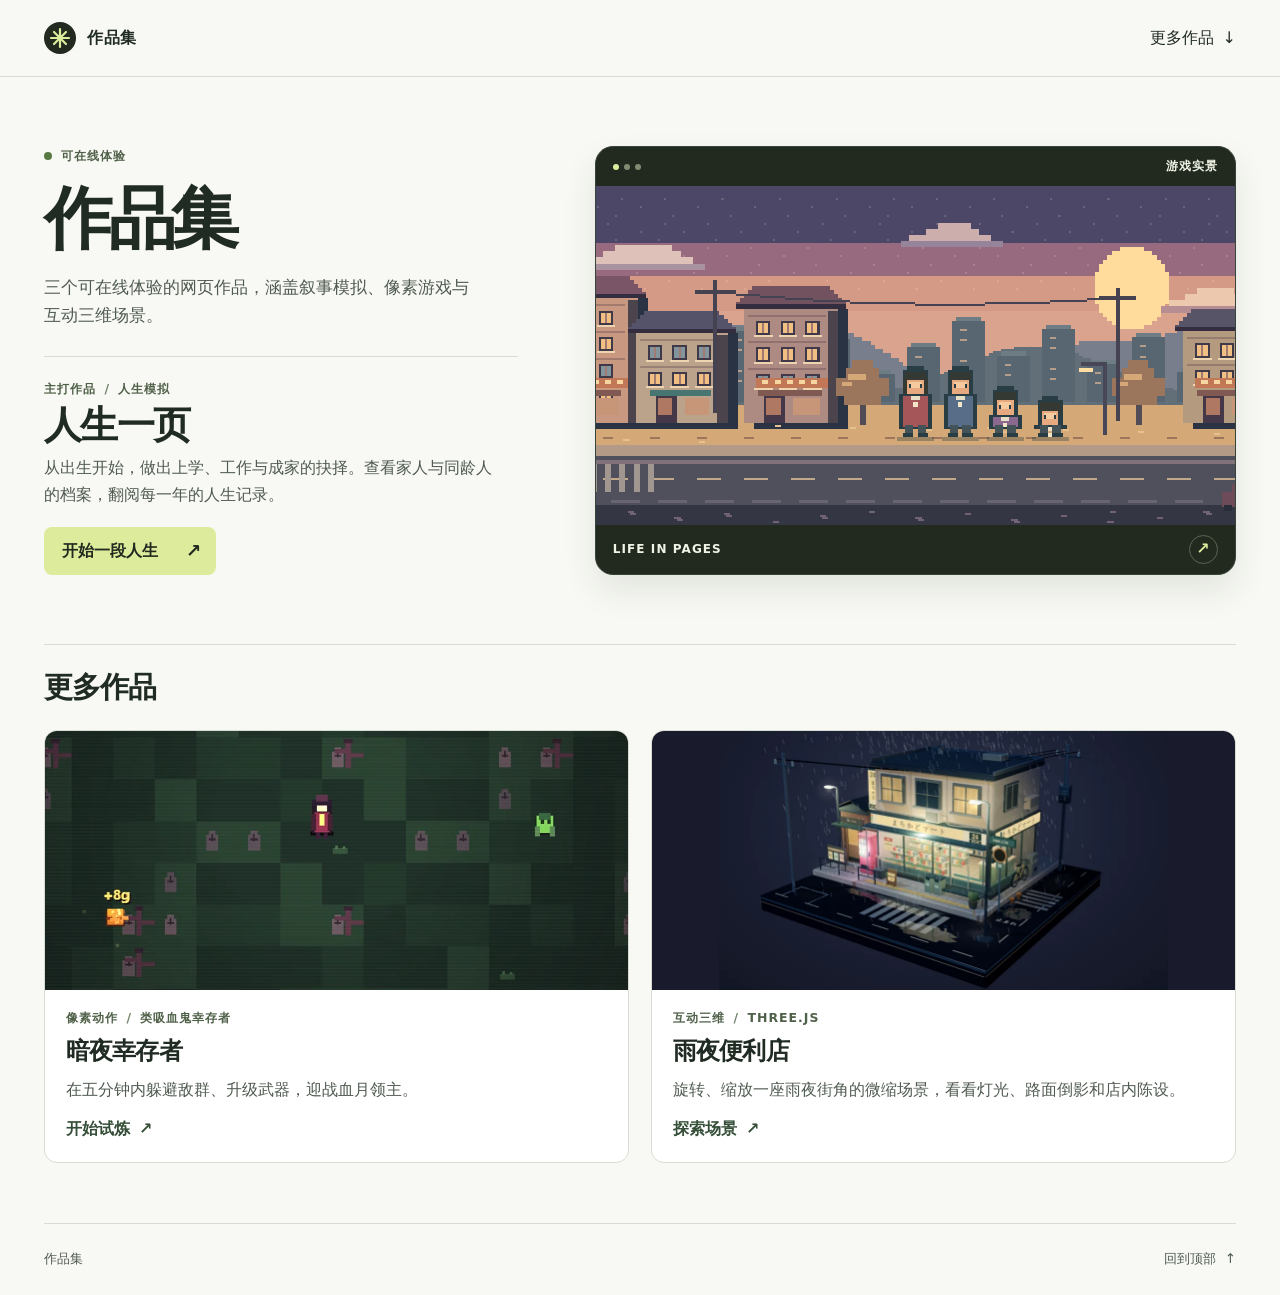
<file: index.html>
<!doctype html>
<html lang="zh-CN">
<head>
  <meta charset="utf-8">
  <meta name="viewport" content="width=device-width, initial-scale=1">
  <meta name="description" content="个人作品集。在线体验人生一页、暗夜幸存者与雨夜便利店三个互动作品。">
  <meta name="theme-color" content="#f8f9f4">
  <title>作品集</title>
  <link rel="icon" href="./assets/mark.svg" type="image/svg+xml">
  <link rel="stylesheet" href="./assets/portfolio.css?v=3">
</head>
<body>
  <header class="site-header" id="top">
    <div class="shell header-inner">
      <a class="brand" href="./"><img src="./assets/mark.svg" alt="" width="32" height="32"> 作品集</a>
      <nav aria-label="项目导航">
        <a href="#more-title">更多作品 <span aria-hidden="true">↓</span></a>
      </nav>
    </div>
  </header>

  <main class="shell">
    <section class="showcase" aria-labelledby="portfolio-title">
      <div class="showcase-copy">
        <p class="eyebrow"><span class="status-dot" aria-hidden="true"></span> 可在线体验</p>
        <h1 id="portfolio-title">作品集</h1>
        <p class="lead">三个可在线体验的网页作品，涵盖叙事模拟、像素游戏与互动三维场景。</p>

        <article class="featured" aria-labelledby="life-title">
          <p class="project-type">主打作品 <span aria-hidden="true">/</span> 人生模拟</p>
          <h2 id="life-title">人生一页</h2>
          <p>从出生开始，做出上学、工作与成家的抉择。查看家人与同龄人的档案，翻阅每一年的人生记录。</p>
          <a class="primary-action" href="./life/" aria-label="试玩人生一页">开始一段人生 <span aria-hidden="true">↗</span></a>
        </article>
      </div>

      <a class="feature-art" href="./life/" aria-label="进入人生一页游戏">
        <div class="feature-art-top"><span class="preview-dots" aria-hidden="true"><i></i><i></i><i></i></span><span>游戏实景</span></div>
        <img src="./assets/life.webp" width="1200" height="498" alt="傍晚的像素街道上，一家人站在亮灯的楼房前" fetchpriority="high">
        <div class="feature-art-bottom"><span>LIFE IN PAGES</span><span class="image-arrow" aria-hidden="true">↗</span></div>
      </a>
    </section>

    <section class="more-projects" aria-labelledby="more-title">
      <div class="section-heading">
        <h2 id="more-title">更多作品</h2>
      </div>
      <div class="project-grid">
        <article class="project" aria-labelledby="survival-title">
          <a class="project-link" href="./game/">
            <div class="project-art survival-art">
              <img src="./assets/survival.webp" alt="暗夜幸存者的像素战斗画面" width="900" height="520" decoding="async">
            </div>
            <div class="project-copy">
              <p class="project-type">像素动作 <span aria-hidden="true">/</span> 类吸血鬼幸存者</p>
              <h3 id="survival-title">暗夜幸存者</h3>
              <p>在五分钟内躲避敌群、升级武器，迎战血月领主。</p>
              <span class="project-action">开始试炼 <span aria-hidden="true">↗</span></span>
            </div>
          </a>
        </article>
        <article class="project" aria-labelledby="konbini-title">
          <a class="project-link" href="./konbini/">
            <div class="project-art konbini-art">
              <img src="./assets/konbini.webp" alt="灯光照亮雨中的日式街角便利店" width="900" height="520" decoding="async">
            </div>
            <div class="project-copy">
              <p class="project-type">互动三维 <span aria-hidden="true">/</span> THREE.JS</p>
              <h3 id="konbini-title">雨夜便利店</h3>
              <p>旋转、缩放一座雨夜街角的微缩场景，看看灯光、路面倒影和店内陈设。</p>
              <span class="project-action">探索场景 <span aria-hidden="true">↗</span></span>
            </div>
          </a>
        </article>
      </div>
    </section>
  </main>

  <footer class="shell footer"><span>作品集</span><a href="#top">回到顶部 <span aria-hidden="true">↑</span></a></footer>
</body>
</html>
</file>
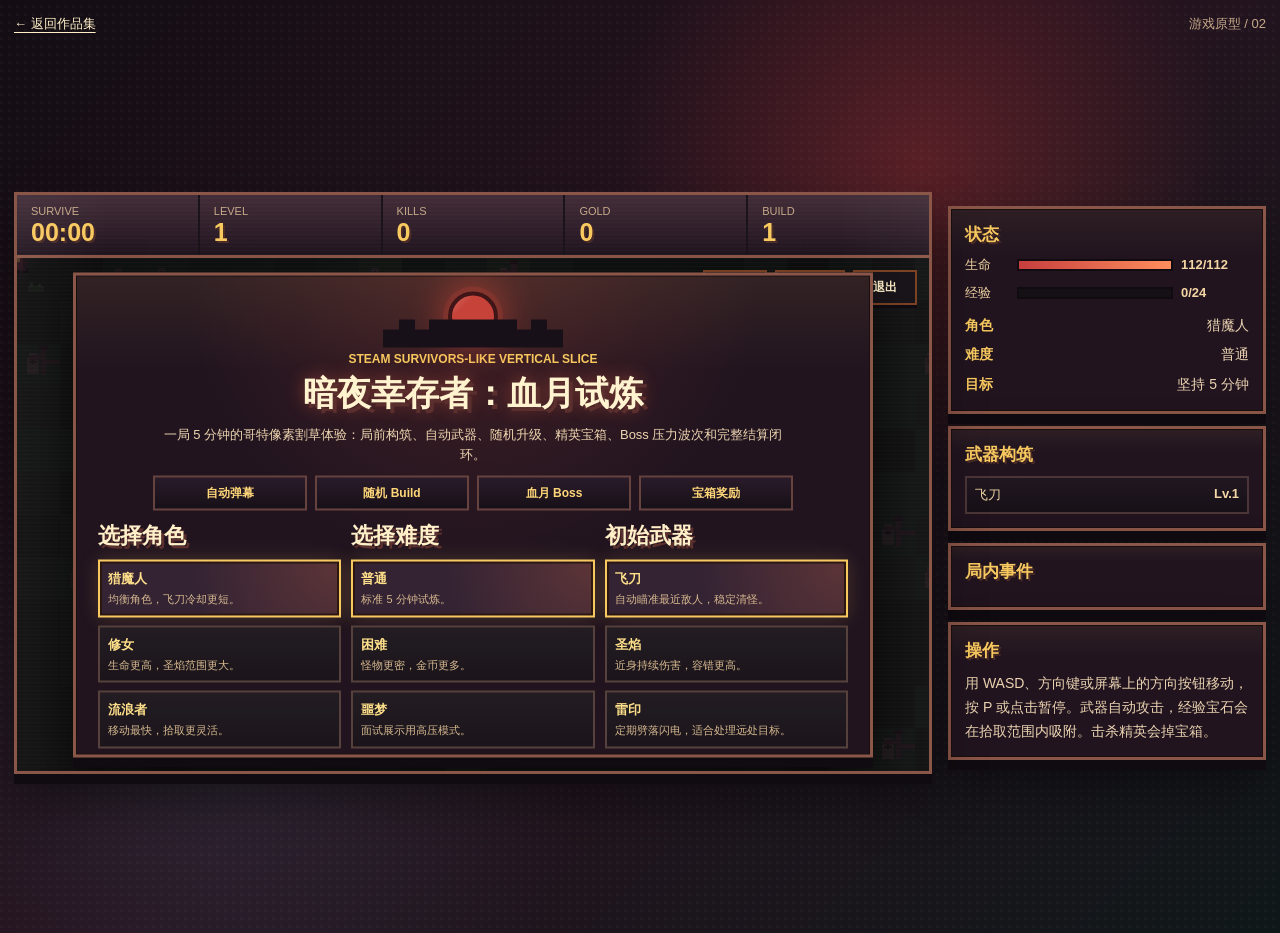
<file: game/index.html>
<!doctype html>
<html lang="zh-CN">
  <head>
    <meta charset="UTF-8" />
    <meta name="viewport" content="width=device-width, initial-scale=1.0" />
    <title>暗夜幸存者：血月试炼</title>
    <link rel="icon" href="../assets/mark.svg" type="image/svg+xml" />
    <link rel="stylesheet" href="./style.css" />
  </head>
  <body>
    <header class="portfolio-bar">
      <a href="../">← 返回作品集</a>
      <span>游戏原型 / 02</span>
    </header>
    <main class="app">
      <section class="game-card">
        <div class="game-topbar">
          <div><span class="label">Survive</span><strong id="timeText">00:00</strong></div>
          <div><span class="label">Level</span><strong id="levelText">1</strong></div>
          <div><span class="label">Kills</span><strong id="killText">0</strong></div>
          <div><span class="label">Gold</span><strong id="goldText">0</strong></div>
          <div><span class="label">Build</span><strong id="powerText">0</strong></div>
        </div>

        <div class="canvas-wrap">
          <canvas id="game" width="1024" height="576" aria-label="暗夜幸存者网页游戏画面"></canvas>

          <div class="game-actions">
            <button id="pauseButton" type="button">暂停</button>
            <button id="soundButton" type="button">音效：开</button>
            <button id="exitButton" type="button">退出</button>
          </div>

          <div id="bossBar" class="boss-bar hidden">
            <span id="bossName">血月领主</span>
            <div><i id="bossHp"></i></div>
          </div>

          <section id="startPanel" class="modal menu-panel">
            <div class="title-scene" aria-hidden="true">
              <span class="blood-moon"></span>
              <span class="castle-shape"></span>
            </div>
            <p class="eyebrow">Steam Survivors-like Vertical Slice</p>
            <h1>暗夜幸存者：血月试炼</h1>
            <p class="intro">一局 5 分钟的哥特像素割草体验：局前构筑、自动武器、随机升级、精英宝箱、Boss 压力波次和完整结算闭环。</p>
            <div class="feature-row">
              <span>自动弹幕</span>
              <span>随机 Build</span>
              <span>血月 Boss</span>
              <span>宝箱奖励</span>
            </div>

            <div class="select-grid">
              <div>
                <h2>选择角色</h2>
                <div id="characterOptions" class="option-grid"></div>
              </div>
              <div>
                <h2>选择难度</h2>
                <div id="difficultyOptions" class="option-grid"></div>
              </div>
              <div>
                <h2>初始武器</h2>
                <div id="weaponOptions" class="option-grid"></div>
              </div>
            </div>

            <button id="startButton" class="primary-button start-cta" type="button">开始试炼</button>
          </section>

          <section id="levelUpPanel" class="modal level-panel hidden">
            <p class="eyebrow">Level Up</p>
            <h2>选择一个强化</h2>
            <div id="upgradeList" class="upgrade-list"></div>
          </section>

          <section id="chestPanel" class="modal chest-panel hidden">
            <p class="eyebrow">Treasure Chest</p>
            <h2>血月宝箱</h2>
            <div id="chestReward" class="reward-card"></div>
            <button id="chestButton" class="primary-button" type="button">收下奖励</button>
          </section>

          <section id="pausePanel" class="modal pause-panel hidden">
            <p class="eyebrow">Paused</p>
            <h2>试炼暂停</h2>
            <p class="intro">按 P 或点击继续返回战斗。当前局可以随时退出回到选择界面。</p>
            <button id="resumeButton" class="primary-button" type="button">继续</button>
          </section>

          <section id="resultPanel" class="modal result-panel hidden">
            <p id="resultEyebrow" class="eyebrow">Result</p>
            <h2 id="resultTitle">结算</h2>
            <div id="resultStats" class="result-stats"></div>
            <button id="againButton" class="primary-button" type="button">重新选择</button>
          </section>
        </div>
        <div class="touch-controls" aria-label="触屏移动">
          <button data-direction="ArrowLeft" type="button" aria-label="向左移动">←</button>
          <button data-direction="ArrowUp" type="button" aria-label="向上移动">↑</button>
          <button data-direction="ArrowDown" type="button" aria-label="向下移动">↓</button>
          <button data-direction="ArrowRight" type="button" aria-label="向右移动">→</button>
        </div>
      </section>

      <aside class="side-panel">
        <section>
          <h2>状态</h2>
          <div class="bar-row"><span>生命</span><div class="meter"><i id="hpBar"></i></div><b id="hpText">100/100</b></div>
          <div class="bar-row"><span>经验</span><div class="meter exp"><i id="xpBar"></i></div><b id="xpText">0/24</b></div>
          <div class="meta-list">
            <p><b>角色</b><span id="sideCharacter">-</span></p>
            <p><b>难度</b><span id="sideDifficulty">-</span></p>
            <p><b>目标</b><span>坚持 5 分钟</span></p>
          </div>
        </section>

        <section>
          <h2>武器构筑</h2>
          <ul id="buildList" class="build-list"></ul>
        </section>

        <section>
          <h2>局内事件</h2>
          <ul id="eventList" class="event-list"></ul>
        </section>

        <section>
          <h2>操作</h2>
          <p>用 WASD、方向键或屏幕上的方向按钮移动，按 P 或点击暂停。武器自动攻击，经验宝石会在拾取范围内吸附。击杀精英会掉宝箱。</p>
        </section>
      </aside>
    </main>

    <script src="./game.js"></script>
  </body>
</html>
</file>
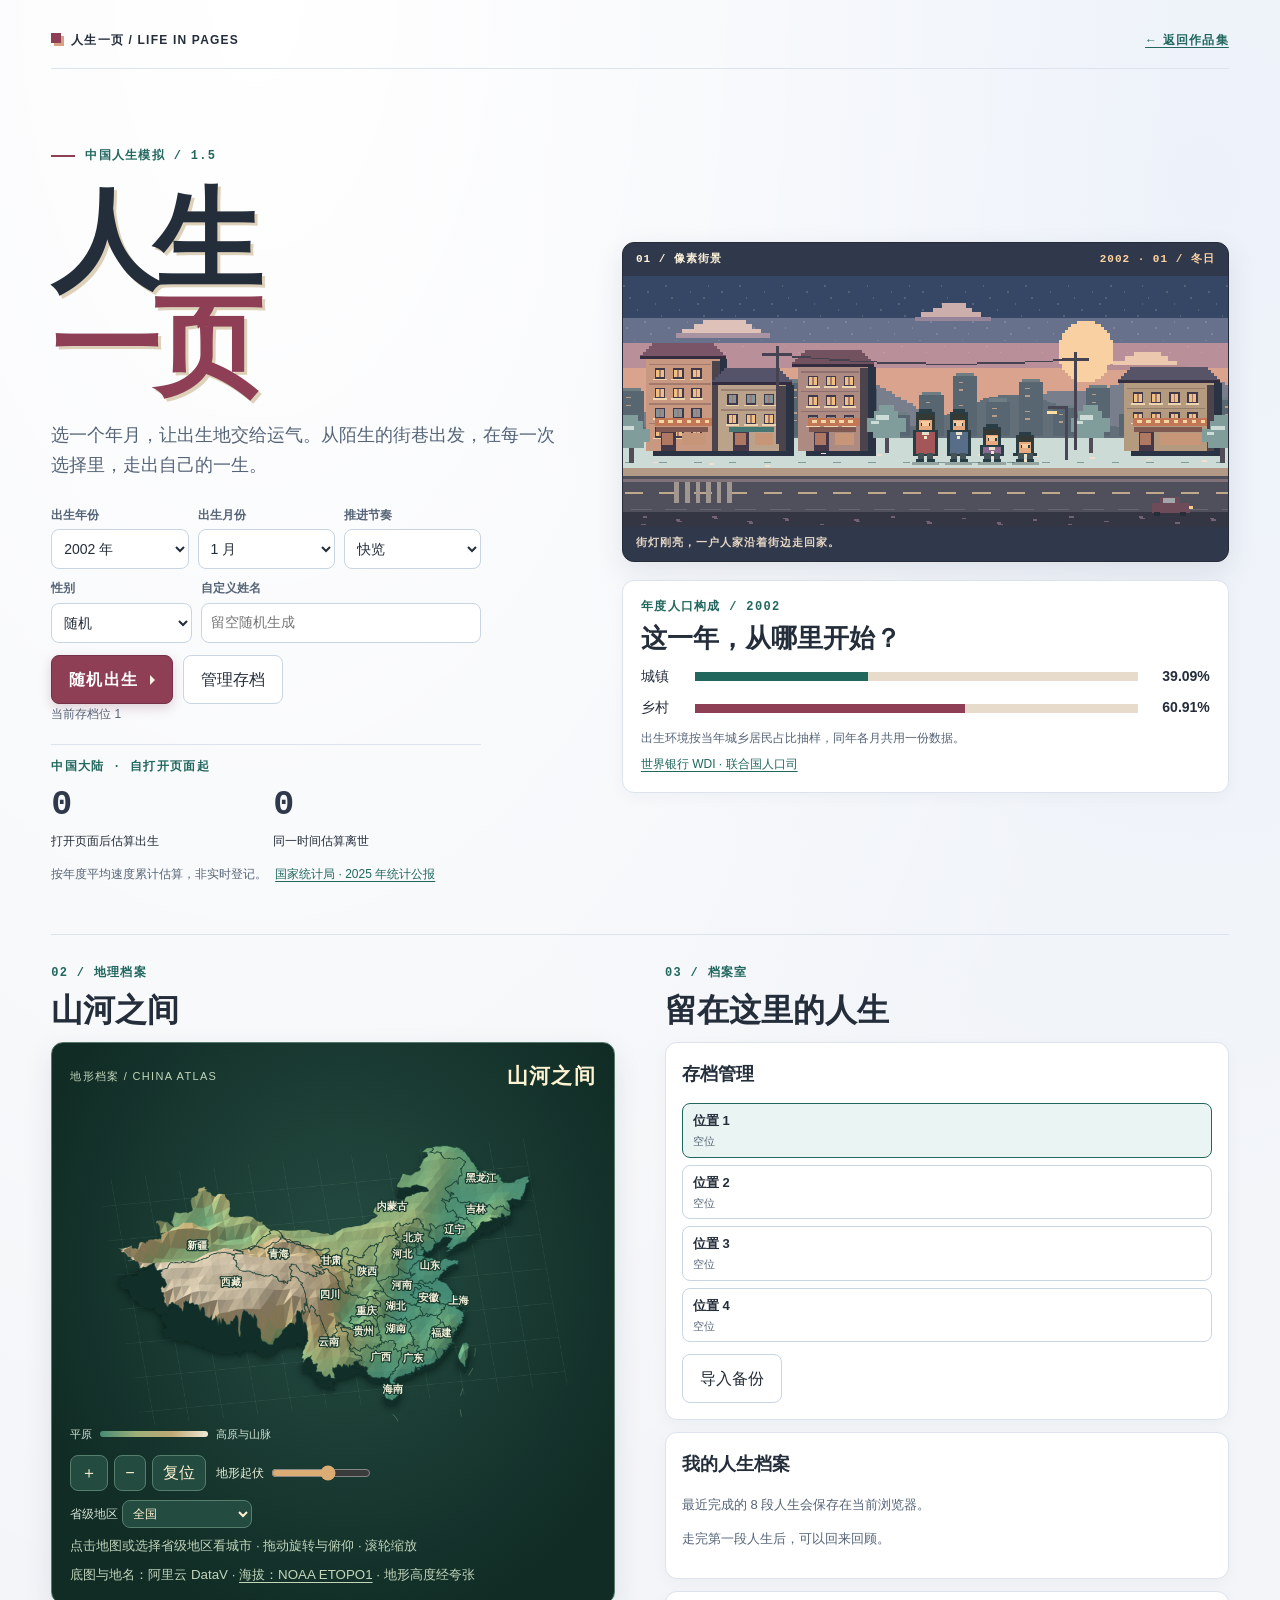
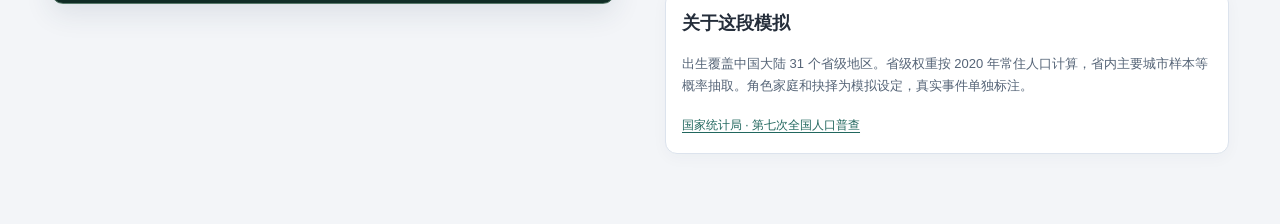
<file: life/index.html>
<!doctype html><html lang="zh-CN"><meta charset="utf-8"><meta name="viewport" content="width=device-width,initial-scale=1"><title>人生一页</title><style>
*{box-sizing:border-box}body{margin:0;background:#f2efe6;color:#252c24;font-family:"Microsoft YaHei",sans-serif;line-height:1.7}main{max-width:1100px;margin:auto;padding:30px 22px}header{display:flex;justify-content:space-between;border-bottom:1px solid #bfc6b6;padding-bottom:18px;color:#566b55;font-size:13px;font-weight:bold;letter-spacing:.1em}h1{font-family:Georgia,serif;font-size:clamp(48px,9vw,92px);line-height:1.1;margin:30px 0 18px}h2{font-size:25px;margin:0 0 14px}p{color:#596257}button,select,textarea{font:inherit}button{border:1px solid #2f4e3c;background:#315643;color:white;padding:10px 17px;border-radius:5px;cursor:pointer}button:hover{background:#466b54}button:disabled{opacity:.5;cursor:default}select,textarea{padding:8px;border:1px solid #a7b2a0;border-radius:4px;background:#fffefa;color:#263a2a}textarea{width:100%;resize:vertical}.muted{background:transparent;color:#355742}.hero{display:grid;grid-template-columns:1fr 1fr;gap:50px;align-items:center;min-height:520px}.art{background:#dbe2d0;border-radius:220px 220px 8px 8px;min-height:400px;position:relative;overflow:hidden}.sun{position:absolute;width:150px;height:150px;border-radius:50%;background:#c7765b;top:70px;left:50%;transform:translateX(-50%)}.hill{position:absolute;bottom:-100px;width:140%;height:250px;border-radius:50%;background:#789179;left:-20%}.hill:after{content:"";position:absolute;top:80px;left:-5%;width:110%;height:200px;border-radius:50%;background:#4e6d57}.eyebrow{font-size:12px;letter-spacing:.16em;color:#a75c4c;font-weight:bold}.card{background:#faf9f3;border:1px solid #d6dccd;border-radius:8px;padding:24px;margin:20px 0}.grid{display:grid;grid-template-columns:minmax(0,2fr) minmax(250px,1fr);gap:22px}.row{display:flex;gap:10px;align-items:center;flex-wrap:wrap}.stats{display:grid;grid-template-columns:1fr 1fr;gap:12px}.stat{padding:12px;background:#eef1e8;border-radius:5px}.stat strong{display:block;font-size:22px}.log{border-left:1px solid #a6b7a2;padding-left:18px;margin:16px 0}.log p{margin:0 0 12px}.choice{display:block;width:100%;text-align:left;margin:9px 0;background:#f5f5ed;color:#294431}.choice small{display:block;color:#677568}.age{font-size:60px;line-height:1;font-family:Georgia,serif}.tag{font-size:12px;letter-spacing:.1em;color:#ad6653}a{color:#315c49}.notice{color:#a34737}.hidden{display:none}@media(max-width:700px){.hero,.grid{grid-template-columns:1fr}.hero{gap:15px}.art{min-height:260px;order:-1}.sun{width:100px;height:100px;top:35px}.card{padding:18px}main{padding:20px 16px}h1{margin:20px 0}}
</style><link rel="stylesheet" href="./ledger.css"><link rel="stylesheet" href="./pixel-theme.css?v=1.5.1"><main><header><span>人生一页 / LIFE IN PAGES</span><a href="../">← 返回作品集</a></header><div id="app"></div></main><script type="module" src="./main.js?v=1.5.2"></script></html>
</file>
<file: assets/portfolio.css>
:root {
  color-scheme: light;
  --paper: #f8f9f4;
  --ink: #202b23;
  --muted: #505b51;
  --line: #d7ddd3;
  --accent: #dcec9c;
  --dark: #22291f;
  font-family: "PingFang SC", "Microsoft YaHei", system-ui, sans-serif;
  line-height: 1.65;
  color: var(--ink);
  background: var(--paper);
}

* { box-sizing: border-box; }
body { margin: 0; }
h1, h2, h3, p { margin: 0; }
a { color: inherit; text-decoration: none; }
img { display: block; max-width: 100%; }
:focus-visible { outline: 3px solid #557641; outline-offset: 5px; }

.shell { width: min(100% - 88px, 1320px); margin-inline: auto; }

.site-header { border-bottom: 1px solid var(--line); }
.header-inner {
  display: flex;
  align-items: center;
  justify-content: space-between;
  gap: 20px;
  min-height: 76px;
}
.brand {
  display: inline-flex;
  align-items: center;
  gap: 11px;
  font-weight: 750;
  letter-spacing: .04em;
}
.header-inner nav a, .footer a { display: inline-flex; align-items: center; gap: 9px; min-height: 44px; }
.header-inner nav a:hover, .footer a:hover { text-decoration: underline; text-underline-offset: 4px; }

.showcase {
  display: grid;
  grid-template-columns: minmax(0, .85fr) minmax(0, 1.15fr);
  align-items: center;
  gap: clamp(30px, 6vw, 92px);
  padding-block: clamp(44px, 5.4vw, 80px);
}
.showcase-copy { max-width: 590px; }
.eyebrow, .project-type {
  color: #506149;
  font-size: .78rem;
  font-weight: 750;
  letter-spacing: .08em;
}
.eyebrow { display: flex; align-items: center; gap: 9px; }
.status-dot { width: 8px; height: 8px; border-radius: 50%; background: #587844; }
h1 {
  margin: 13px 0 18px;
  font-size: clamp(2.7rem, 5.35vw, 5.2rem);
  line-height: 1.12;
  letter-spacing: -.065em;
  font-weight: 850;
}
.lead { max-width: 26em; color: var(--muted); font-size: 1.05rem; }
.featured { margin-top: 26px; padding-top: 22px; border-top: 1px solid var(--line); }
.featured h2 { margin: 2px 0 6px; font-size: clamp(1.85rem, 3vw, 2.55rem); letter-spacing: -.04em; line-height: 1.25; }
.featured h2 + p { max-width: 28em; color: var(--muted); }
.project-type span { margin-inline: .25em; color: #70836b; }

.primary-action {
  display: inline-flex;
  justify-content: space-between;
  align-items: center;
  gap: 28px;
  margin-top: 19px;
  min-height: 48px;
  padding: 8px 15px 8px 18px;
  border-radius: 8px;
  background: var(--accent);
  color: var(--dark);
  font-weight: 750;
  transition: background-color .18s ease;
}
.primary-action:hover { background: #cde47f; }
.primary-action span { font-size: 1.15em; }

.feature-art {
  display: grid;
  grid-template-rows: auto minmax(0, 1fr) auto;
  overflow: hidden;
  align-self: stretch;
  min-height: 405px;
  border: 1px solid #384339;
  border-radius: 18px;
  background: var(--dark);
  color: #f0f4e6;
  box-shadow: 0 16px 34px #22291f19;
}
.feature-art-top, .feature-art-bottom {
  display: flex;
  min-height: 39px;
  justify-content: space-between;
  align-items: center;
  padding-inline: 17px;
  font-size: .75rem;
  font-weight: 650;
  letter-spacing: .09em;
}
.preview-dots { display: inline-flex; gap: 5px; }
.preview-dots i { width: 6px; height: 6px; border-radius: 50%; background: #7f8c72; }
.preview-dots i:first-child { background: var(--accent); }
.feature-art img {
  width: 100%;
  height: 100%;
  min-height: 0;
  object-fit: cover;
  image-rendering: pixelated;
  background: #4b4a60;
}
.feature-art-bottom { min-height: 49px; }
.image-arrow {
  display: grid;
  place-items: center;
  width: 29px;
  height: 29px;
  border: 1px solid #596652;
  border-radius: 50%;
  color: var(--accent);
  font-size: 1rem;
  transition: background-color .18s ease, color .18s ease;
}
.feature-art:hover .image-arrow { background: var(--accent); color: var(--dark); }

.more-projects { padding-bottom: 60px; }
.section-heading { border-top: 1px solid var(--line); padding-block: 18px; }
.section-heading h2 { font-size: clamp(1.3rem, 2.3vw, 1.85rem); letter-spacing: -.035em; }
.project-grid { display: grid; grid-template-columns: repeat(2, minmax(0, 1fr)); gap: 22px; }
.project {
  border: 1px solid var(--line);
  border-radius: 13px;
  background: #fff;
  transition: border-color .18s ease, box-shadow .18s ease;
}
.project:hover { border-color: #a6b39c; box-shadow: 0 7px 20px #22291f10; }
.project-link { display: flex; flex-direction: column; height: 100%; border-radius: inherit; }
.project-art { aspect-ratio: 2.25; overflow: hidden; border-radius: 12px 12px 0 0; }
.survival-art { background: #1c2c25; }
.konbini-art { background: #191b2c; }
.project-art img { width: 100%; height: 100%; object-fit: cover; }
.konbini-art img { object-fit: contain; }
.project-copy { display: flex; flex-direction: column; align-items: flex-start; flex: 1; padding: 18px 21px 20px; }
.project-copy h3 { margin: 3px 0 6px; font-size: 1.5rem; letter-spacing: -.035em; }
.project-copy h3 + p { color: var(--muted); margin-bottom: 12px; }
.project-action { display: inline-flex; gap: 9px; align-items: center; margin-top: auto; color: #354e38; font-weight: 750; }
.project-link:hover .project-action { text-decoration: underline; text-underline-offset: 4px; }

.footer {
  display: flex;
  align-items: center;
  justify-content: space-between;
  gap: 20px;
  min-height: 72px;
  border-top: 1px solid var(--line);
  color: var(--muted);
  font-size: .84rem;
}

@media (max-width: 880px) {
  .shell { width: calc(100% - 48px); }
  .showcase { grid-template-columns: minmax(0, 1fr) minmax(0, 1fr); gap: 26px; }
  .feature-art { min-height: 350px; }
}

@media (max-width: 680px) {
  .shell { width: calc(100% - 36px); }
  .header-inner { min-height: 62px; font-size: .88rem; }
  .brand img { width: 28px; height: 28px; }
  .showcase { grid-template-columns: 1fr; padding-block: 33px 40px; }
  .feature-art { min-height: 0; }
  .feature-art img { aspect-ratio: 1.8; }
  .feature-art-bottom { min-height: 42px; }
  .project-grid { grid-template-columns: 1fr; gap: 16px; }
  .project-art { aspect-ratio: 1.92; }
  .more-projects { padding-bottom: 40px; }
}

@media (prefers-reduced-motion: reduce) {
  *, *::before, *::after { transition: none !important; }
}
</file>
<file: game/style.css>
:root {
  color-scheme: dark;
  --panel: #21141f;
  --panel-2: #362238;
  --line: #8a5647;
  --ink: #fff0c9;
  --muted: #c7a98a;
  --accent: #f8c95f;
  --hot: #ff7a4a;
  --red: #d94f45;
  --green: #72c264;
  --blue: #73aee8;
  --shadow: rgba(0, 0, 0, 0.46);
}

* { box-sizing: border-box; }

body {
  margin: 0;
  min-height: 100vh;
  background:
    linear-gradient(45deg, rgba(255,255,255,.025) 25%, transparent 25%) 0 0 / 8px 8px,
    radial-gradient(circle at 72% 18%, rgba(187, 56, 51, .34), transparent 19rem),
    radial-gradient(circle at 18% 82%, rgba(57, 77, 92, .28), transparent 22rem),
    linear-gradient(135deg, #130d13 0%, #26131f 48%, #0f1719 100%);
  color: var(--ink);
  font-family: "Microsoft YaHei", "PingFang SC", Arial, sans-serif;
}

button { border: 0; cursor: pointer; font: inherit; }

.app {
  display: grid;
  grid-template-columns: minmax(0, 1fr) 318px;
  gap: 16px;
  width: min(1420px, calc(100vw - 28px));
  min-height: 100vh;
  margin: 0 auto;
  padding: 14px 0;
  align-items: center;
}

.game-card,
.side-panel section,
.modal {
  border: 3px solid var(--line);
  background: var(--panel);
  box-shadow: 0 10px 0 #100b10, 0 0 0 1px #1a0d10 inset, 0 24px 48px var(--shadow);
}

.game-card {
  overflow: hidden;
  position: relative;
}

.game-card::before {
  content: "";
  position: absolute;
  inset: 0;
  pointer-events: none;
  background:
    linear-gradient(90deg, rgba(255,255,255,.04), transparent 10%, transparent 90%, rgba(255,255,255,.03)),
    repeating-linear-gradient(0deg, rgba(255,255,255,.018) 0 1px, transparent 1px 4px);
  mix-blend-mode: screen;
  z-index: 2;
}

.game-topbar {
  display: grid;
  grid-template-columns: repeat(5, 1fr);
  gap: 2px;
  border-bottom: 3px solid var(--line);
  background: #1a1219;
}

.game-topbar > div {
  padding: 10px 14px;
  background:
    linear-gradient(180deg, rgba(255, 201, 95, .08), transparent),
    linear-gradient(180deg, #332035, #20141f);
}

.label {
  display: block;
  margin-bottom: 3px;
  color: var(--muted);
  font-size: 11px;
  text-transform: uppercase;
}

.game-topbar strong {
  color: var(--accent);
  font-size: 25px;
  line-height: 1;
  text-shadow: 2px 2px 0 #4b2b25;
}

.canvas-wrap { position: relative; background: #101414; }

canvas {
  display: block;
  width: 100%;
  aspect-ratio: 16 / 9;
  image-rendering: pixelated;
}

.game-actions {
  position: absolute;
  top: 12px;
  right: 12px;
  display: flex;
  gap: 8px;
  z-index: 4;
}

.game-actions button,
.primary-button {
  border: 3px solid #7c4324;
  border-radius: 0;
  background: linear-gradient(180deg, #ffe08a, #d99035);
  color: #24140d;
  font-weight: 800;
  box-shadow: inset 0 -4px 0 rgba(92,46,15,.32), 0 5px 0 #3b2117;
}

.game-actions button {
  min-width: 64px;
  padding: 7px 9px;
  border-width: 2px;
  background: rgba(27,21,27,.92);
  color: var(--ink);
  font-size: 12px;
  box-shadow: 0 3px 0 #100b10;
}

.primary-button { min-width: 168px; padding: 12px 18px; }
.start-cta { padding: 10px 18px; }
button:hover { filter: brightness(1.08); }

.boss-bar {
  position: absolute;
  top: 12px;
  left: 50%;
  width: min(480px, calc(100% - 360px));
  transform: translateX(-50%);
  padding: 8px;
  border: 3px solid #8e403c;
  background: rgba(22, 12, 17, .94);
  text-align: center;
  z-index: 3;
}

.boss-bar span {
  display: block;
  margin-bottom: 5px;
  color: #ffcf6b;
  font-weight: 800;
}

.boss-bar div,
.meter {
  height: 12px;
  border: 2px solid #100b10;
  background: #151014;
}

.boss-bar i,
.meter i {
  display: block;
  width: 100%;
  height: 100%;
  background: linear-gradient(90deg, #c73e3e, #ff8f5d);
}

.meter.exp i { background: linear-gradient(90deg, #2c744a, var(--green)); }

.modal {
  position: absolute;
  inset: 50% auto auto 50%;
  width: min(800px, calc(100% - 48px));
  max-height: calc(100% - 28px);
  overflow: hidden;
  transform: translate(-50%, -50%);
  padding: 18px 22px;
  text-align: center;
  z-index: 5;
  background:
    linear-gradient(180deg, rgba(255, 201, 95, .08), transparent 20%),
    radial-gradient(circle at 50% 0, rgba(255, 99, 71, .16), transparent 18rem),
    var(--panel);
}

.modal h1,
.modal h2 {
  margin: 0 0 12px;
  color: var(--ink);
  line-height: 1.15;
  text-shadow: 3px 3px 0 #5a2f2d;
}

.modal h1 {
  font-size: 34px;
  color: #fff4cf;
  text-shadow: 4px 4px 0 #5a2f2d, 0 0 18px rgba(255, 109, 74, .45);
}
.modal h2 { font-size: 22px; }

.eyebrow {
  margin: 0 0 8px;
  color: var(--accent);
  font-size: 12px;
  font-weight: 800;
  text-transform: uppercase;
}

.intro {
  margin: 0 auto 10px;
  max-width: 620px;
  color: #efd6b1;
  font-size: 13px;
  line-height: 1.6;
}

.title-scene {
  position: relative;
  height: 58px;
  margin: -4px auto 4px;
}

.blood-moon {
  position: absolute;
  left: 50%;
  top: 2px;
  width: 50px;
  height: 50px;
  transform: translateX(-50%);
  border: 4px solid #3f1517;
  border-radius: 50%;
  background:
    linear-gradient(135deg, rgba(255,255,255,.2), transparent 28%),
    #c74238;
  box-shadow: 0 0 0 5px rgba(199,66,56,.18), 0 0 40px rgba(255, 80, 58, .72);
}

.castle-shape {
  position: absolute;
  left: 50%;
  bottom: 0;
  width: 180px;
  height: 28px;
  transform: translateX(-50%);
  background:
    linear-gradient(90deg, transparent 0 16px, #171018 16px 32px, transparent 32px 46px, #171018 46px 134px, transparent 134px 148px, #171018 148px 164px, transparent 164px),
    linear-gradient(#171018, #171018);
  background-size: 100% 14px, 100% 18px;
  background-position: 0 0, 0 10px;
  background-repeat: no-repeat;
}

.feature-row {
  display: grid;
  grid-template-columns: repeat(4, 1fr);
  gap: 8px;
  margin: 10px auto 12px;
  max-width: 640px;
}

.feature-row span {
  padding: 7px 6px;
  border: 2px solid #67433f;
  background: linear-gradient(180deg, #2a1b2a, #171017);
  color: #ffd779;
  font-size: 12px;
  font-weight: 800;
}

.select-grid {
  display: grid;
  grid-template-columns: repeat(3, 1fr);
  gap: 10px;
  margin: 10px 0 12px;
  text-align: left;
}

.option-grid,
.upgrade-list {
  display: grid;
  gap: 8px;
}

.choice-card,
.upgrade-card,
.reward-card {
  width: 100%;
  padding: 8px;
  border: 2px solid #57413c;
  background:
    linear-gradient(180deg, rgba(255,255,255,.035), transparent),
    #1b151b;
  color: #f5d7a7;
  text-align: left;
}

.choice-card strong,
.upgrade-title {
  display: block;
  color: #ffe08a;
  font-size: 13px;
}

.choice-card small,
.upgrade-desc,
.reward-card p {
  display: block;
  margin-top: 4px;
  color: #d7b990;
  font-size: 11px;
  line-height: 1.4;
}

.choice-card.active {
  border-color: var(--accent);
  background:
    radial-gradient(circle at 100% 0, rgba(255, 122, 74, .2), transparent 60%),
    #342333;
  box-shadow: inset 0 0 0 2px #2b1710, 0 0 18px rgba(248, 201, 95, .18);
}

.upgrade-card {
  display: grid;
  grid-template-columns: 38px 1fr auto;
  gap: 10px;
  align-items: center;
  border-color: #7c4324;
  background: linear-gradient(180deg, #ffe08a, #d99035);
  color: #24140d;
}

.upgrade-icon {
  display: grid;
  width: 34px;
  height: 34px;
  place-items: center;
  border: 2px solid #60311c;
  background: #2a1710;
  color: #ffe08a;
  font-weight: 900;
}

.upgrade-title { color: #24140d; font-weight: 900; }
.upgrade-desc { color: rgba(36,20,13,.74); }
.upgrade-level { color: rgba(36,20,13,.68); font-size: 12px; }

.side-panel { display: grid; gap: 12px; }
.side-panel section { padding: 14px; }

.side-panel section {
  background:
    linear-gradient(180deg, rgba(248,201,95,.06), transparent 24%),
    var(--panel);
}

.side-panel h2 {
  margin: 0 0 10px;
  color: var(--accent);
  font-size: 17px;
  text-shadow: 2px 2px 0 #4b2b25;
}

.side-panel p {
  margin: 0;
  color: #ecd4b2;
  font-size: 14px;
  line-height: 1.7;
}

.bar-row {
  display: grid;
  grid-template-columns: 44px 1fr 68px;
  gap: 8px;
  align-items: center;
  margin-top: 10px;
  color: #f4d6a5;
  font-size: 13px;
}

.meta-list { display: grid; gap: 6px; margin-top: 12px; }
.meta-list p { display: flex; justify-content: space-between; gap: 8px; }
.meta-list b { color: var(--accent); }

.build-list,
.event-list {
  display: grid;
  gap: 8px;
  padding: 0;
  margin: 0;
  list-style: none;
}

.build-list li,
.event-list li {
  display: flex;
  justify-content: space-between;
  gap: 8px;
  padding: 8px;
  border: 2px solid #4b3537;
  background: linear-gradient(180deg, #211721, #171017);
  color: #f5d7a7;
  font-size: 13px;
}

.event-list li { display: block; color: #d7b990; }

.result-stats {
  display: grid;
  grid-template-columns: repeat(2, 1fr);
  gap: 8px;
  margin: 14px 0;
}

.result-stats div {
  padding: 10px;
  border: 2px solid #57413c;
  background: #1b151b;
}

.result-stats b {
  display: block;
  color: var(--accent);
  font-size: 20px;
}

.hidden { display: none; }

.portfolio-bar {
  display: flex;
  justify-content: space-between;
  align-items: center;
  gap: 12px;
  width: min(1420px, calc(100% - 28px));
  margin: 0 auto;
  padding: 15px 0 0;
  font-size: 13px;
  color: var(--muted);
}
.portfolio-bar a { color: var(--ink); text-underline-offset: 4px; }
.touch-controls { display: none; }
.modal { overflow: auto; }

@media (any-pointer: coarse) {
  .game-card:not(:has(.modal:not(.hidden))) .touch-controls {
    display: flex;
    justify-content: center;
    gap: 8px;
    padding: 10px;
  }
  .touch-controls button {
    min-width: 48px;
    min-height: 44px;
    touch-action: none;
    background: var(--panel-2);
    color: var(--ink);
    border: 1px solid var(--line);
    border-radius: 4px;
  }
  .touch-controls button:active { background: var(--line); }
}

@media (max-width: 980px) {
  .app { grid-template-columns: 1fr; align-content: start; }
  .side-panel { grid-template-columns: repeat(2, 1fr); }
  .select-grid { grid-template-columns: 1fr; }
}

@media (max-width: 640px) {
  .app { width: min(100vw - 12px, 1420px); padding: 6px 0; }
  .game-topbar { grid-template-columns: repeat(2, 1fr); }
  .side-panel { grid-template-columns: 1fr; }
  .modal { padding: 16px; }
  .modal h1 { font-size: 24px; }
  .upgrade-card,
  .result-stats { grid-template-columns: 1fr; }
  .feature-row { grid-template-columns: repeat(2, 1fr); }
  .canvas-wrap:has(.menu-panel:not(.hidden)) canvas,
  .canvas-wrap:has(.menu-panel:not(.hidden)) .game-actions { display: none; }
  .menu-panel:not(.hidden) { position: relative; inset: auto; transform: none; width: 100%; max-height: none; }
  .boss-bar { top: 55px; width: 65%; }
}
</file>
<file: life/ledger.css>
:root { color-scheme: light; }
body { background:#e9eeeb; color:#14252d; }
main { max-width:1320px; }
header { border-color:#bccbc6; color:#415d60; }
button { background:#8b2044; border-color:#8b2044; }
button:hover { background:#a42c53; }
.muted { color:#25454a; border-color:#b2c4bf; background:#f8faf8; }
.muted:hover { background:#e2ece6; }
.eyebrow,.tag { color:#1a7169; }
.card { background:#f5f8f6; border-color:#bdcbc7; padding:16px; border-radius:4px; box-shadow:0 1px 2px #14252d0d; }
.card h2 { font-size:18px; }
.hero { grid-template-columns:minmax(0,1.45fr) minmax(0,1fr); gap:clamp(24px,5vw,68px); min-height:0; padding-block:38px 18px; }
.hero-intro,.map-stage { min-width:0; }
.hero-intro > .row { margin-top:22px; }
.population-clock { margin-top:20px; padding:12px 0 2px; border-top:1px solid #c5d4cb; }
.population-counts { display:grid; grid-template-columns:repeat(2,minmax(0,1fr)); gap:14px; margin:6px 0; }
.population-counts strong { display:block; font:700 clamp(24px,4vw,35px)/1.2 Georgia,serif; font-variant-numeric:tabular-nums; color:#194b42; }
.population-counts span,.population-clock p,.population-clock a { font-size:12px; }
.population-clock p { display:inline; margin:0 8px 0 0; }
.cohort-panel h2 { margin-bottom:4px; }
.cohort-caption { font-size:12px; margin:0 0 10px; }
.cohort-entry { display:grid; grid-template-columns:minmax(0,1fr) auto; align-items:center; gap:8px; border-top:1px solid #d6e1db; padding:8px 0; }
.cohort-entry small { display:block; color:#52665e; overflow-wrap:anywhere; }
.cohort-state { font-size:12px; text-align:right; color:#2a6258; }
.birth-register .cohort-panel { margin-top:20px; }
.province-location,.province-sources { font-size:13px; margin:10px 0; }
.province-stats { margin:8px 0 14px; }
.province-stats div { display:flex; justify-content:space-between; gap:12px; padding:6px 0; border-bottom:1px solid #d6e1db; font-size:14px; }
.province-stats dd { margin:0; font-weight:650; text-align:right; font-variant-numeric:tabular-nums; }
.hero h1 { font-family:"Songti SC",SimSun,serif; }
.hero .art { border:1px solid #bdcbc7; border-radius:4px; background:#f5f8f6; padding:24px; min-height:0; }
.birth-weight { display:grid; grid-template-columns:5em minmax(0,1fr) 3em; align-items:center; gap:12px; margin:11px 0; }
.birth-weight progress { width:100%; height:9px; accent-color:#1a7169; }
.birth-weight strong { text-align:right; font-variant-numeric:tabular-nums; }
.stat { display:grid; grid-template-columns:2.1em minmax(0,1fr) 2.3em; align-items:center; gap:6px; padding:4px 0; background:none; }
.stat strong { font-size:13px; text-align:right; }
.stat progress { width:100%; height:8px; accent-color:#1a7169; }
.stats { grid-template-columns:1fr; }
.age-grid { display:grid; grid-template-columns:repeat(11,minmax(0,1fr)); gap:3px; }
.age-grid span { aspect-ratio:1; border-radius:2px; background:#d6e2dd; }
.age-grid .lived { background:#67958a; }
.age-grid .current { outline:2px solid #8b2044; outline-offset:-2px; }
.choice { border-color:#bdcbc7; background:#f3f8f5; }
.choice:hover { background:#dcece4; }
button:focus-visible, select:focus-visible, textarea:focus-visible { outline:3px solid #1a7169; outline-offset:2px; }
body { background:#e8eee9 radial-gradient(ellipse at 75% 4%,#f9f5e7 0,transparent 55%); }
header { color:#285650; font-size:12px; }
.hero h1 { color:#173b36; letter-spacing:-.08em; text-shadow:2px 3px #f5f2de; }
.hero .art { position:relative; overflow:hidden; border-top:4px solid #2a6258; box-shadow:0 18px 40px #254b3d12; }
.hero .art::before { content:""; position:absolute; right:-38px; top:-52px; width:155px; height:155px; border-radius:50%; background:repeating-radial-gradient(circle,#ad674e22 0 1px,transparent 2px 8px); pointer-events:none; }
.birth-register { max-width:750px; margin:36px auto; padding:30px; border-top:7px solid #8b2044; background:repeating-linear-gradient(135deg,#f7faf5 0 22px,#f1f6f0 23px 24px); box-shadow:0 20px 42px #203b3420; }
.birth-register canvas { width:100%; display:block; margin-top:24px; border-radius:8px; image-rendering:pixelated; }
.birth-register h1 { font-size:clamp(38px,7vw,64px); margin:24px 0 8px; }
.birth-register button { margin:4px 8px 4px 0; }
.birth-location { display:grid; gap:4px; padding:18px 22px; background:#21453d; color:#fff5df; border-radius:8px; }
.birth-location strong { font:700 clamp(24px,5vw,42px)/1.35 "Songti SC",SimSun,serif; }
.birth-location .eyebrow,.birth-location small { color:#d2e4d9; }
.chronicle { border-top:3px solid #2a6258; }
.chronicle-date { font-family:"Songti SC",SimSun,serif; font-size:22px; font-weight:bold; margin-bottom:0; color:#1c4038; }
.chronicle select { max-width:100%; }
.fact { padding:13px 14px; margin:12px 0 0; background:#e7efea; border-left:3px solid #408779; }
.fact h3 { margin:4px 0; font-size:18px; }
.fact p { margin:4px 0; }
.life-toolbar {
  position:sticky; top:0; z-index:2;
  display:flex; justify-content:space-between; align-items:center; gap:12px;
  padding:12px 0; margin:0 auto 16px; max-width:1240px;
  background:#eaf0eb; border-bottom:1px solid #bfcec6;
}
.life-position { display:grid; gap:1px; }
.toolbar-age { font-size:15px; color:#24463d; font-variant-numeric:tabular-nums; }
.return-home { flex-shrink:0; font-weight:700; padding:8px 14px; border-color:#67877b; }
.return-home::before { content:"←"; margin-right:.55em; }
.life-grid {
  max-width:1240px; margin-inline:auto;
  grid-template-areas:"identity journal side";
  grid-template-columns:minmax(190px,1fr) minmax(350px,1.92fr) minmax(200px,1fr);
  gap:clamp(14px,2vw,23px); align-items:start;
}
.life-main,.life-side,.life-identity { display:grid; gap:14px; min-width:0; }
.life-main { grid-area:journal; }
.life-side { grid-area:side; }
.life-identity { grid-area:identity; }
.life-grid .card { margin:0; padding:16px; border-radius:8px; }
.life-grid .chapter {
  padding:0; overflow:hidden; background:#f6f9f5;
}
.chapter-text { padding:12px 16px; display:flex; align-items:baseline; gap:5px 14px; flex-wrap:wrap; }
.chapter h1 { margin:0; font:700 clamp(20px,2.1vw,29px)/1.2 "Songti SC",SimSun,serif; }
.chapter p { margin:0; font-size:13px; }
.chapter-art { margin:0; overflow:hidden; }
.chapter-art canvas { display:block; width:100%; height:auto; image-rendering:pixelated; }
.play-controls { display:grid; gap:8px; }
.play-primary { gap:8px 12px; }
.play-controls button,.play-controls select { padding:7px 11px; }
.play-state { color:#376456; font-size:13px; font-weight:700; }
.life-grid .life-details { padding:11px 16px; }
.life-details summary { cursor:pointer; color:#254b42; font-size:14px; font-weight:700; }
.life-details summary:focus-visible { outline:2px solid #1a7169; outline-offset:3px; }
.life-details[open] summary { margin-bottom:10px; }
.life-details p { font-size:14px; margin:8px 0; }
.life-details small { display:block; }
.play-controls .life-details { background:transparent; box-shadow:none; }
.life-grid .life-decision { border-left:4px solid #8b2044; background:#fffaf2; }
.life-decision h2 { margin:4px 0 8px; }
.decision-modal { width:min(560px,calc(100% - 26px)); max-height:calc(100% - 24px); padding:0; color:#14252d; border:1px solid #b9ccc3; border-radius:12px; background:#f6f9f5; box-shadow:0 20px 70px #152a2880; }
.decision-modal::backdrop { background:#172d31a6; }
.decision-header { display:flex; justify-content:space-between; align-items:center; gap:10px; padding:10px 18px; border-bottom:1px solid #cbd9d1; }
.decision-header .eyebrow { color:#8b2044; }
.decision-header button,.decision-body > .muted { padding:5px 12px; font-size:13px; }
.decision-body { padding:18px; }
.decision-body h2 { font-size:clamp(21px,4vw,28px); }
.decision-option { display:flex; align-items:baseline; gap:14px; padding:10px 12px; }
.decision-number { color:#6b827a; font-variant-numeric:tabular-nums; }
.decision-option small { margin-top:3px; }
.life-grid .profile-card { padding:0; overflow:hidden; }
.profile-card h2 { padding:9px 16px; margin:0; background:#812442; color:#fff3ed; font-size:14px; letter-spacing:.12em; }
.id-body { padding:14px 16px; }
.id-name { display:flex; align-items:center; gap:12px; margin-bottom:12px; font-size:23px; }
.id-portrait { display:block; width:55px; height:auto; image-rendering:pixelated; border-radius:4px; }
.profile-lines { display:grid; gap:7px; margin:0 0 15px; font-size:14px; }
.profile-lines > div { display:grid; grid-template-columns:5em 1fr; gap:6px; }
.profile-lines dt { color:#596257; }
.profile-lines dd { margin:0; font-weight:650; }
.profile-card .profile-lines { margin-bottom:0; }
.life-state .stats { gap:4px; font-size:13px; }
.life-state .stat progress { appearance:none; height:7px; border:0; border-radius:2px; overflow:hidden; background:#d8e3dd; --meter:#287d70; }
.life-state progress::-webkit-progress-bar { background:#d8e3dd; }
.life-state progress::-webkit-progress-value { background:var(--meter); }
.life-state progress::-moz-progress-bar { background:var(--meter); }
.life-state .stat-health progress { --meter:#347d57; }
.life-state .stat-mood progress { --meter:#ac792e; }
.life-state .stat-ties progress { --meter:#8b2044; }
.life-money { display:grid; grid-template-columns:1fr 1fr; gap:8px; border-top:1px solid #d6e1db; padding-top:12px; margin-top:12px; }
.life-money > div:first-child { grid-column:1 / -1; }
.focus-panel p,.archive-shelf > p { margin:0 0 12px; font-size:13px; }
.focus-options { display:grid; grid-template-columns:repeat(4,minmax(0,1fr)); gap:6px; }
.focus-options button { padding:7px 4px; font-size:13px; }
.focus-options button small { display:block; font-size:10px; }
.focus-options button[aria-pressed="true"] { background:#1d6557; border-color:#1d6557; color:#fff; }
.archive-shelf { margin:22px 0; }
.archive-entry { display:flex; justify-content:space-between; align-items:center; gap:10px; padding:9px 0; border-top:1px solid #d6e1db; }
.archive-entry small { display:block; font-size:12px; color:#52665e; }
.archive-entry button { flex-shrink:0; font-size:13px; padding:5px 9px; }
.ending-panel { max-width:760px; margin:20px auto; border-top:4px solid #812442; }
.ending-panel h2 { margin:3px 0; font-family:"Songti SC",SimSun,serif; font-size:clamp(26px,4vw,40px); }
.ending-panel > p { font-size:13px; }
.ending-metrics { display:grid; grid-template-columns:repeat(3,minmax(0,1fr)); margin:14px 0; border-block:1px solid #d6e1db; }
.ending-metrics > div { padding:10px 6px; }
.ending-metrics dt { font-size:12px; color:#52665e; }
.ending-metrics dd { margin:0; font-size:clamp(17px,3vw,26px); font-weight:700; color:#19584a; }
.ending-panel ol { padding-inline-start:1.5em; font-size:14px; color:#435b51; }
.life-money span,.family-entry span,.survival-card p,.life-years p { font-size:12px; color:#52665e; }
.life-money strong { display:block; overflow-wrap:anywhere; }
.family-entry { display:flex; justify-content:space-between; gap:7px; padding:7px 0; border-top:1px solid #d6e1db; font-size:14px; }
.survival-card svg { display:block; width:100%; font-size:9px; fill:#52665e; }
.survival-card p,.life-years p { margin:4px 0; }
.life-log { border:0; padding:0; margin:0; max-height:360px; overflow:auto; }
.log-entry { display:grid; grid-template-columns:3.2em 1fr; gap:8px; padding:9px 0; border-bottom:1px solid #dbe4dd; }
.log-entry span { font-size:12px; color:#60766e; }
.log-entry p { margin:0; font-size:14px; }
.log-decision p { color:#812442; font-weight:600; }
.log-milestone p { color:#1b6556; }
.atlas { position:relative; margin:0; padding:16px 18px; overflow:hidden; border:1px solid #57796a; border-radius:14px; color:#edf1da; background:radial-gradient(ellipse at 52% 40%,#254c42,#102c25 78%); box-shadow:0 24px 45px #254b3d22; }
.atlas figcaption { display:flex; justify-content:space-between; align-items:center; flex-wrap:wrap; gap:4px 10px; font-size:11px; letter-spacing:.12em; color:#c2d5bb; }
.atlas figcaption strong { font-family:"Songti SC",SimSun,serif; color:#fff3d2; font-size:21px; }
.atlas-preview img { display:block; width:100%; height:auto; margin:10px 0; border-radius:7px; }
.atlas-preview small[hidden] { display:none; }
.atlas canvas { display:block; width:100%; height:auto; touch-action:none; cursor:grab; }
.atlas canvas:active { cursor:grabbing; }
.atlas-controls { display:flex; flex-wrap:wrap; align-items:center; gap:6px; }
.atlas-controls button { padding:3px 10px; min-height:34px; background:#244b40; border-color:#557e6c; color:#fff2d2; }
.atlas-controls label { display:inline-flex; gap:5px; align-items:center; margin-left:4px; font-size:12px; }
.atlas-controls input { max-width:100px; accent-color:#dbad74; }
.atlas-legend { display:flex; align-items:center; gap:8px; margin:-4px 0 12px; color:#d4e3d5; font-size:11px; }
.atlas-legend i { width:108px; height:6px; border-radius:3px; background:linear-gradient(to right,#448b76,#9caf77,#bea875,#f1ead6); }
.atlas-places { display:flex; flex-wrap:wrap; gap:6px 12px; margin-top:9px; }
.atlas-places label { color:#d4e3d5; font-size:12px; }
.atlas-places select { max-width:11em; padding:5px 6px; border-color:#557e6c; background:#244b40; color:#fff2d2; }
.atlas small { display:block; color:#c2d5bb; margin-top:7px; }
.atlas-sources a { color:inherit; }
.hero .art { margin-top:24px; padding:15px 18px; }
.hero .art h2 { margin-bottom:6px; font-size:19px; }
.hero .art p { margin:8px 0; font-size:13px; }
.hero .art a { font-size:12px; }
.birth-weight { grid-template-columns:3em minmax(0,1fr) 4.3em; }
@media(max-width:600px) { .atlas { padding:10px; } }
@media(max-width:1050px) {
  .life-grid { grid-template-columns:minmax(0,1fr) minmax(220px,.62fr); grid-template-areas:"journal identity" "journal side"; }
}
@media(max-width:850px) {
  .hero { grid-template-columns:1fr; gap:20px; padding-block:24px 10px; }
}
@media(max-width:700px) {
  .life-grid { grid-template-columns:minmax(0,1fr); grid-template-areas:"journal" "identity" "side"; }
}
@media(max-width:480px) {
  .focus-options { grid-template-columns:repeat(2,minmax(0,1fr)); }
  .life-grid { gap:16px; }
  .life-main,.life-side { gap:14px; }
  .birth-register { padding:17px; margin:22px 0; }
}
</file>
<file: life/pixel-theme.css>
:root {
  --paper:#f4eee2;
  --sheet:#fffbf1;
  --ink:#292e34;
  --muted-ink:#5f5c58;
  --rule:#d1c4b1;
  --red:#9b3a48;
  --red-dark:#7d2736;
  --teal:#3b615d;
  --night:#30394b;
  --serif:"Noto Serif SC","Songti SC",SimSun,serif;
  --mono:ui-monospace,Consolas,"Microsoft YaHei",monospace;
}
body {
  color:var(--ink);
  background:radial-gradient(ellipse at 80% 2%,#fffbec,transparent 48%),
    repeating-linear-gradient(0deg,#39211604 0 1px,transparent 1px 5px),var(--paper);
}
main { max-width:1320px; padding-inline:clamp(18px,4vw,54px); }
p { color:var(--muted-ink); }
a { color:var(--teal); text-underline-offset:3px; }
header { align-items:center; gap:12px; border-color:var(--rule); color:var(--ink); }
header > span:first-child::before {
  content:""; display:inline-block; width:10px; height:10px; margin-right:10px;
  background:var(--red); box-shadow:3px 3px #d7a182; vertical-align:1px;
}
.eyebrow { color:var(--teal); font-family:var(--mono); letter-spacing:.11em; }
button { background:var(--red); border:1px solid var(--red-dark); border-radius:2px; }
button:hover { background:var(--red-dark); }
select,textarea,.muted { color:var(--ink); border-color:#b8ac9a; background:var(--sheet); border-radius:2px; }
.muted:hover { background:#eee4d4; }
.card { background:var(--sheet); border-color:var(--rule); border-radius:2px; box-shadow:2px 2px #6b4c3610; }

.pixel-home {
  grid-template-columns:minmax(0,.91fr) minmax(0,1.09fr);
  align-items:center; gap:clamp(28px,5vw,74px); padding-block:clamp(32px,6vw,78px) 46px;
}
.home-issue { display:flex; align-items:center; gap:10px; }
.home-issue::before { content:""; width:24px; height:2px; background:var(--red); }
.pixel-home h1 {
  margin:22px 0 18px; color:var(--ink); font-family:var(--serif);
  font-size:clamp(66px,8.5vw,124px); line-height:.98; letter-spacing:-.065em;
  text-shadow:3px 3px #ded1ba; white-space:nowrap;
}
.pixel-home h1 span { display:block; color:var(--red); }
.home-deck { max-width:30em; font-size:clamp(15px,1.5vw,18px); margin:0 0 24px; }
.home-setup { display:grid; grid-template-columns:repeat(3,minmax(0,1fr)); gap:9px; max-width:430px; }
.home-setup label { display:grid; gap:4px; font-size:12px; font-weight:700; color:var(--muted-ink); }
.home-setup select { width:100%; min-width:0; padding:7px 8px; min-height:40px; font-size:14px; font-weight:500; }
.hero-intro > .home-actions { margin-top:12px; }
.home-actions button { min-height:44px; }
.birth-action { font-weight:700; letter-spacing:.08em; box-shadow:3px 3px #69283735; }
.birth-action::after { content:""; display:inline-block; margin-left:12px; border:5px solid transparent; border-left-color:#fff3dd; border-right:0; }
.population-clock { border-color:var(--rule); }
.population-counts strong { color:var(--night); font-family:var(--mono); }
.hero-intro .population-clock { max-width:430px; }
.home-right { display:grid; gap:18px; min-width:0; }
.home-street { margin:0; background:var(--night); color:#fff4db; border:1px solid #262b37; box-shadow:5px 5px #bca48a68; }
.street-header,.home-street figcaption {
  display:flex; justify-content:space-between; gap:6px 12px; flex-wrap:wrap; padding:9px 13px;
  font:600 11px/1.45 var(--mono); letter-spacing:.09em;
}
.street-header span:last-child { color:#ffd2a2; }
.title-pixels,.register-art canvas { display:block; width:100%; height:auto; image-rendering:pixelated; }
.home-street figcaption { color:#e6d7c6; }
.home-statistics { margin:0; padding:16px 18px; }
.home-statistics h2 { margin:4px 0 9px; font:700 clamp(20px,2.4vw,26px)/1.3 var(--serif); }
.home-statistics p { margin:8px 0 0; font-size:12px; }
.home-statistics a,.home-records a { font-size:12px; }
.birth-weight { margin:8px 0; font-size:14px; }
.birth-weight progress { appearance:none; border:0; background:#e7dccb; }
.birth-weight progress::-webkit-progress-bar { background:#e7dccb; }
.birth-weight progress::-webkit-progress-value { background:var(--teal); }
.birth-weight progress::-moz-progress-bar { background:var(--teal); }
.birth-weight + .birth-weight progress::-webkit-progress-value { background:var(--red); }
.birth-weight + .birth-weight progress::-moz-progress-bar { background:var(--red); }
.home-extras {
  display:grid; grid-template-columns:minmax(0,1fr) minmax(0,1fr); align-items:start;
  gap:clamp(20px,4vw,50px); padding-block:28px; border-top:1px solid var(--rule);
}
.home-extras > div > h2 { margin:6px 0 12px; font:700 clamp(24px,3vw,32px)/1.25 var(--serif); }
.home-extras .atlas { border-radius:2px; box-shadow:3px 3px #bca48a68; }
.home-records .card { margin:0 0 12px; }
.home-records .card > p { font-size:13px; }

.life-toolbar { background:#f4eee2; border-color:var(--rule); }
.toolbar-age { color:var(--ink); font-family:var(--mono); }
.life-grid .card,.play-controls,.life-grid .life-details { border-radius:2px; border-color:var(--rule); }
.life-grid .chapter { background:var(--night); box-shadow:3px 3px #bca48a68; }
.chapter-art,.register-art { position:relative; margin:0; }
.chapter-art figcaption,.register-art figcaption {
  position:absolute; inset:10px auto auto 10px; padding:4px 7px;
  background:#292e3a; color:#fff1d8; font:600 11px/1.4 var(--mono); letter-spacing:.08em;
}
.chapter-text { color:#fff1d8; }
.chapter h1 { font-family:var(--serif); }
.chapter p { color:#e6d7c6; }
.profile-card h2 { background:var(--red); }
.id-portrait { border-radius:0; border:2px solid var(--night); }
.age-grid span,.life-state .stat progress { border-radius:0; }
.play-controls,.life-grid .life-details { background:#eee7d9; }
.life-grid .life-decision,.life-grid .chronicle { border-top-color:var(--teal); }
.decision-modal { color:var(--ink); background:var(--sheet); border-color:var(--rule); border-radius:2px; }
.decision-modal::backdrop { background:#292e3ac4; }
.decision-header { background:#eee3d3; border-color:var(--rule); }
.decision-header .eyebrow,.decision-number { color:var(--red-dark); }
.decision-body h2 { font-family:var(--serif); }
.choice { color:var(--ink); background:#f3eadd; border-color:#cbbb9f; }
.choice:hover { background:#eadcc5; }
.cohort-panel .cohort-entry {
  width:100%; padding:9px 18px 9px 2px; position:relative; text-align:left;
  color:var(--ink); background:transparent; border:0; border-top:1px solid var(--rule);
}
.cohort-panel .cohort-entry::after {
  content:"›"; position:absolute; right:3px; top:50%; transform:translateY(-50%); color:var(--red);
}
.cohort-panel .cohort-entry:hover { background:#f1e8da; }
.cohort-dialog { width:min(590px,calc(100% - 26px)); }
.cohort-dialog .decision-header { position:sticky; top:0; z-index:1; }
.cohort-profile-title { display:flex; gap:12px; align-items:center; }
.cohort-profile-title h2,.cohort-profile-title p { margin:0; }
.cohort-profile-title p,.cohort-footnote { font-size:13px; }
.cohort-facts {
  display:grid; grid-template-columns:repeat(2,minmax(0,1fr)); gap:6px 12px;
  padding:12px; background:#f1e8da; font-size:14px;
}
.cohort-facts dt { color:var(--muted-ink); font-size:12px; }
.cohort-facts dd { margin:0; font-weight:650; overflow-wrap:anywhere; }
.cohort-dialog h3 { margin:12px 0 4px; }
.cohort-timeline { margin:0; padding:0; }
.cohort-timeline .log-entry { grid-template-columns:4.5em minmax(0,1fr); border-color:var(--rule); }
.cohort-timeline small { display:block; font:11px/1.3 var(--mono); }
.family-timeline .log-entry { padding-block:10px; }
.family-timeline .log-entry strong { font-size:14px; }
.family-timeline .log-entry p { margin:2px 0 0; color:var(--muted-ink); }
.family-panel .family-entry:hover strong { color:var(--teal); }
.birth-register .family-panel,.ending-panel .family-panel { margin-block:18px; }
.cohort-comparison { padding:12px 0; border-block:1px solid var(--rule); }
.cohort-comparison p { margin:4px 0 10px; font-size:13px; }
.cohort-comparison table { width:100%; border-collapse:collapse; margin-top:8px; font-size:13px; }
.cohort-comparison th,.cohort-comparison td { text-align:left; padding:6px 4px; border-bottom:1px solid var(--rule); }
.cohort-comparison th:first-child { width:4em; }
.cohort-comparison select { padding:4px 6px; }
.birth-register { background:var(--sheet); border-top-color:var(--red); }
.birth-register > h2 { margin:0 0 12px; color:var(--red-dark); letter-spacing:.13em; }
.birth-location { border-radius:2px; background:var(--night); }
.birth-location .eyebrow,.birth-location small { color:#e6d7c6; }
.birth-register h1 { font-family:var(--serif); }
.birth-register canvas { margin:0; border-radius:0; }
.register-actions { margin:14px 0 0; }
.register-actions button { margin:0; }
.ending-panel { border-top-color:var(--red); }

@media(max-width:850px) {
  .pixel-home { grid-template-columns:minmax(0,1fr); align-items:start; gap:22px; padding-block:30px; }
  .pixel-home h1 { margin:15px 0; font-size:clamp(52px,11vw,88px); }
  .pixel-home h1 span { display:inline; }
  .home-deck { margin-bottom:16px; }
}
@media(max-width:600px) {
  main { padding-top:18px; }
  header { font-size:10px; }
  .home-extras { grid-template-columns:minmax(0,1fr); }
  .home-setup { gap:6px; }
  .hero-intro .population-clock a { display:block; width:fit-content; }
  .birth-location { padding:12px; }
  .chapter-art figcaption,.register-art figcaption { inset:5px auto auto 5px; font-size:10px; }
}

:root {
  --paper:#f3f5f8;
  --sheet:#fff;
  --ink:#242d3a;
  --muted-ink:#556477;
  --rule:#dce3ed;
  --red:#8e3f56;
  --red-dark:#743147;
  --teal:#21675e;
}
body {
  background:radial-gradient(ellipse at 20% 0,#fff 0,transparent 65%),
    radial-gradient(ellipse at 94% 10%,#edf2fa 0,transparent 52%),var(--paper);
}
.card,.life-grid .card {
  border-radius:12px;
  box-shadow:0 4px 16px #23385509;
}
.life-toolbar { background:#f7f9fcee; backdrop-filter:blur(10px); }
.play-controls,.life-grid .life-details { background:#f3f6fa; border-radius:9px; }
button,select,.muted,.choice,.return-home,.birth-action,input {
  border-radius:8px;
}
.muted,select,.choice,input { background:#fff; border:1px solid #cad5e3; color:var(--ink); }
.muted:hover,.choice:hover { background:#edf3fa; }
button:not(.record-button):not(.cohort-entry):focus-visible,.age-grid button:focus-visible,
input:focus-visible,.survival-card svg:focus-visible { outline:2px solid #3873a8; outline-offset:2px; }
.birth-action { box-shadow:0 4px 12px #74314736; }
.home-street,.home-extras .atlas { border-radius:12px; overflow:hidden; box-shadow:0 10px 28px #2437581b; }
.decision-modal { border-radius:14px; }
.decision-header,.cohort-facts { background:#edf2f8; }
.cohort-panel .cohort-entry:hover,.record-button:hover { background:#f0f5fb; }
.auto-toggle { background:#21675e; border-color:#18584f; }
.auto-toggle:hover { background:#18584f; }
.auto-toggle[aria-pressed="true"] { background:#edf8f5; color:#18584f; }
.birth-identity { grid-template-columns:minmax(0,1fr) minmax(0,2fr); margin-top:9px; }
.birth-identity input { font:inherit; font-weight:500; font-size:14px; min-height:40px; padding:7px 9px; min-width:0; width:100%; }
.record-button {
  width:100%; background:transparent; border:0; border-radius:0; color:var(--ink);
  text-align:left; padding-inline:3px; cursor:pointer;
}
.record-button:focus-visible { outline:2px solid #3873a8; outline-offset:-2px; }
.record-button.family-entry { border-top:1px solid var(--rule); align-items:center; }
.family-entry strong { overflow-wrap:anywhere; }
.family-entry span { text-align:right; }
.record-button.log-entry { border-bottom:1px solid var(--rule); }
.age-grid button {
  aspect-ratio:1; min-width:0; padding:0; border:0; border-radius:3px;
  background:#e0e8ed; cursor:pointer;
}
.age-grid button.lived { background:#66998d; }
.age-grid button.current { box-shadow:inset 0 0 0 2px var(--red-dark); }
.age-grid button:hover { filter:brightness(.87); }
.survival-card svg { cursor:crosshair; }
.inspect-tip {
  position:fixed; z-index:8; pointer-events:none; width:max-content; max-width:min(290px,calc(100vw - 16px));
  max-height:calc(100vh - 16px); overflow:hidden;
  padding:10px 13px; border:1px solid var(--rule); border-radius:9px; background:#fff;
  box-shadow:0 6px 26px #273d6430; font-size:13px;
}
.inspect-tip p { margin:3px 0 0; font-size:12px; }
.storage-desk { scroll-margin-top:16px; }
.slot-list { display:grid; gap:7px; margin:0 0 12px; }
.slot-row { display:flex; align-items:stretch; gap:6px; }
.slot-row button { padding:6px 10px; font-size:13px; }
.slot-row .slot-select { flex:1; min-width:0; text-align:left; }
.slot-select small { display:block; color:var(--muted-ink); overflow-wrap:anywhere; }
.slot-select[aria-pressed="true"] { background:#eaf4f2; border-color:var(--teal); }
.journal-controls { margin-bottom:10px; }
.journal-controls input { flex:1; min-width:90px; padding:7px 9px; font:inherit; }
.log-history p { color:#295787; }
.ending-chapter { border-bottom:1px solid var(--rule); padding:8px 2px; }
.ending-chapter summary { cursor:pointer; font-weight:650; }
.ending-panel .row { margin-top:15px; }
.replay-comparison { margin:8px 0 12px; }
@media(max-width:600px) {
  .life-toolbar .row { justify-content:flex-end; gap:6px; }
  .life-toolbar .row button { padding:6px 8px; font-size:12px; }
}
</file>
